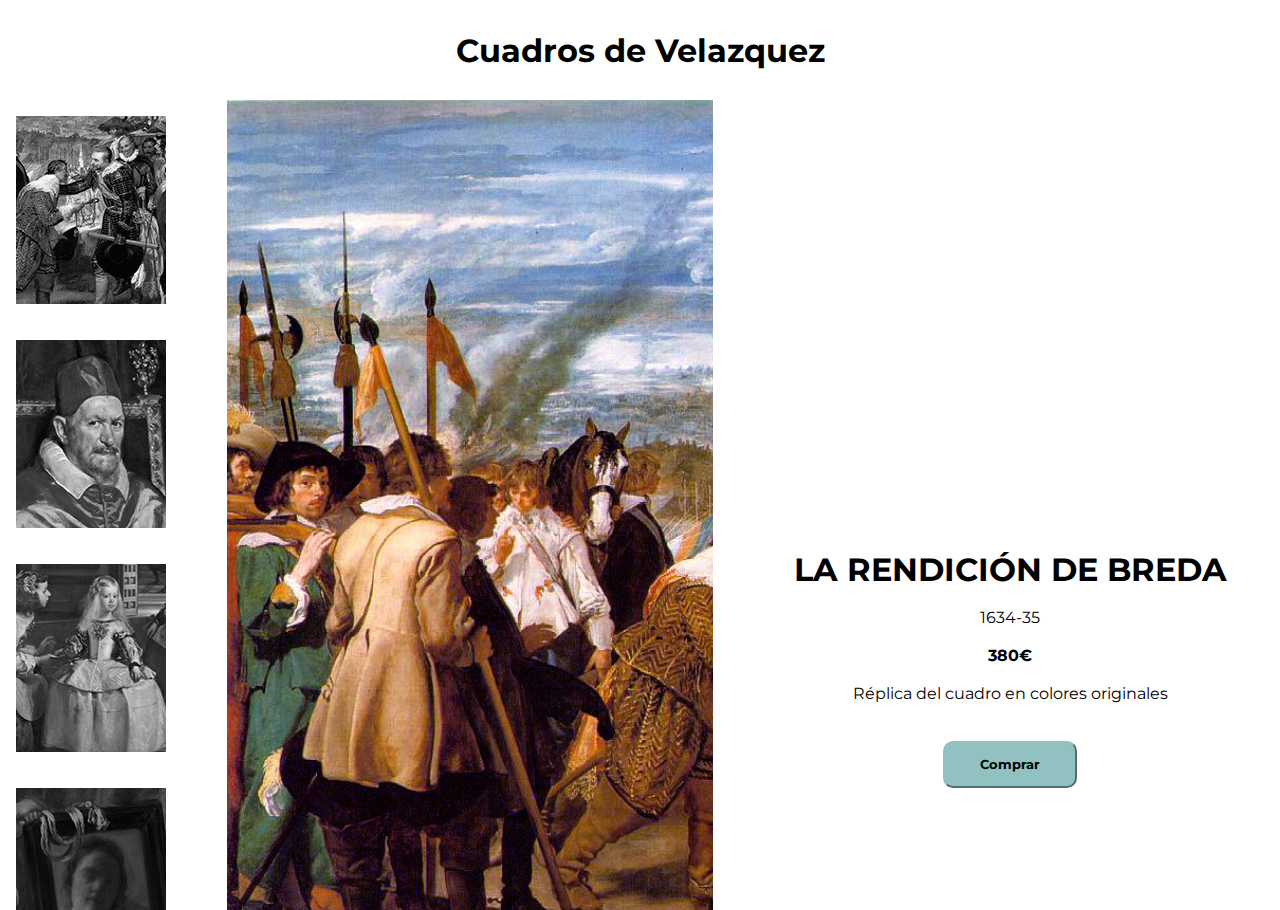
<file: index.html>
<!DOCTYPE html>
<html lang="es">
<head>
    <meta charset="UTF-8">
    <title>Title</title>
    <link rel="stylesheet" href="estilos.css">
    <script src="Jquery/jquery-3.6.0.js"> </script>
</head>
<body>
    <div class="cabeza">
        <div> <h1> Cuadros de Velazquez </h1>  </div>
    </div>


    <aside class="barravertical">
        <a href="CuadrosGrandes/Breda.html">     <img class="mini" id="minibreda"     src="practica01archivos/breda-mini.jpg"> </a>
        <a href="CuadrosGrandes/Inocencio.html"> <img class="mini" id="miniinocencio" src="practica01archivos/inocencio-mini.jpg"> </a>
        <a href="CuadrosGrandes/Meninas.html">   <img class="mini" id="minimeninas"   src="practica01archivos/meninas-mini.jpg"> </a>
        <a href="CuadrosGrandes/Venus.html">     <img class="mini" id="minivenus"     src="practica01archivos/venus-mini.jpg"> </a>
        <a href="CuadrosGrandes/Vulcano.html">   <img class="mini" id="minivulcano"   src="practica01archivos/vulcano-mini.jpg"> </a>
    </aside>


        <main>
            <div class="contenedor">
                <div class="fotogrande">
                    <div class="fotog">  <img class="imagen" src="practica01archivos/breda.jpg"> </div>
                </div>
                <div class="texto">
                    <h1> <strong> LA RENDICIÓN DE BREDA </strong></h1><br>
                    <p> 1634-35</p> <br>
                    <p> <strong> 380€</strong></p> <br>
                    <p> Réplica del cuadro en colores originales </p>
                    <br>
                    <br>
                    <input type="submit" value="Comprar" class="boton"  id="comprar" name="Comprar"/>
                </div>
            </div>
        </main>



    <script>
        $(document).ready (function(){
            $(".imagen").click(function (){
                /* alert("checked"); */
                $(".fondo").css("background-color","#000000")
                $(".fondo").html("<img src=practica01archivos/breda.jpg>")
            });
        });
    </script>

</body>
</html>
</file>
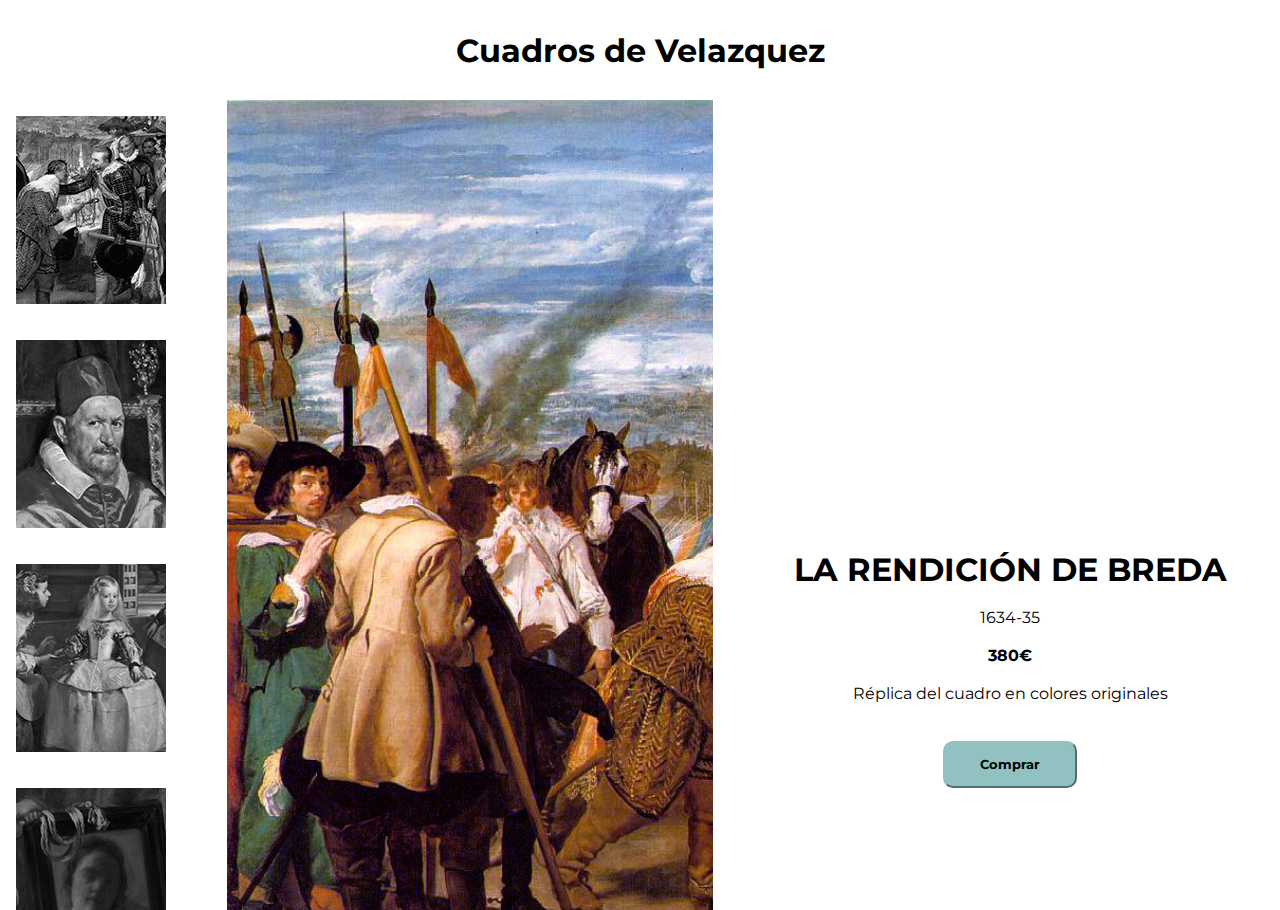
<file: CuadrosGrandes/Breda.html>
<!DOCTYPE html>
<html lang="en">
<head>
    <meta charset="UTF-8">
    <title>Title</title>
    <link rel="stylesheet" href="../estilos.css">
    <script src="../Jquery/jquery-3.6.0.js"> </script>
</head>
<body class="fondo">

    <div class="cabeza">
        <div> <h1> Cuadros de Velazquez </h1>  </div>
    </div>

    <aside class="barravertical">
        <a href="Breda.html">     <img class="mini" id="minibreda"     src="../practica01archivos/breda-mini.jpg"> </a>
        <a href="Inocencio.html"> <img class="mini" id="miniinocencio" src="../practica01archivos/inocencio-mini.jpg"> </a>
        <a href="Meninas.html">   <img class="mini" id="minimeninas"   src="../practica01archivos/meninas-mini.jpg"> </a>
        <a href="Venus.html">     <img class="mini" id="minivenus"     src="../practica01archivos/venus-mini.jpg"> </a>
        <a href="Vulcano.html">   <img class="mini" id="minivulcano"   src="../practica01archivos/vulcano-mini.jpg"> </a>
    </aside>

    <main>
        <div class="contenedor">
            <div class="fotogrande">
                <div class="fotog">  <img class="imagen" src="../practica01archivos/breda.jpg"> </div>
            </div>
            <div class="texto">
                <h1> <strong> LA RENDICIÓN DE BREDA </strong></h1><br>
                <p> 1634-35</p> <br>
                <p> <strong> 380€</strong></p> <br>
                <p> Réplica del cuadro en colores originales </p>
                <br>
                <br>
                <input type="submit" value="Comprar" class="boton"  id="comprar" name="Comprar"/>
            </div>
        </div>
    </main>

    <script>
        $(document).ready (function(){
            $(".imagen").click(function (){
                /* alert("checked"); */
                $(".fondo").css("background-color","#000000")
                $(".fondo").html("<img src=../practica01archivos/breda.jpg>")
            });
        });
    </script>

</body>
</html>
</html>
</file>
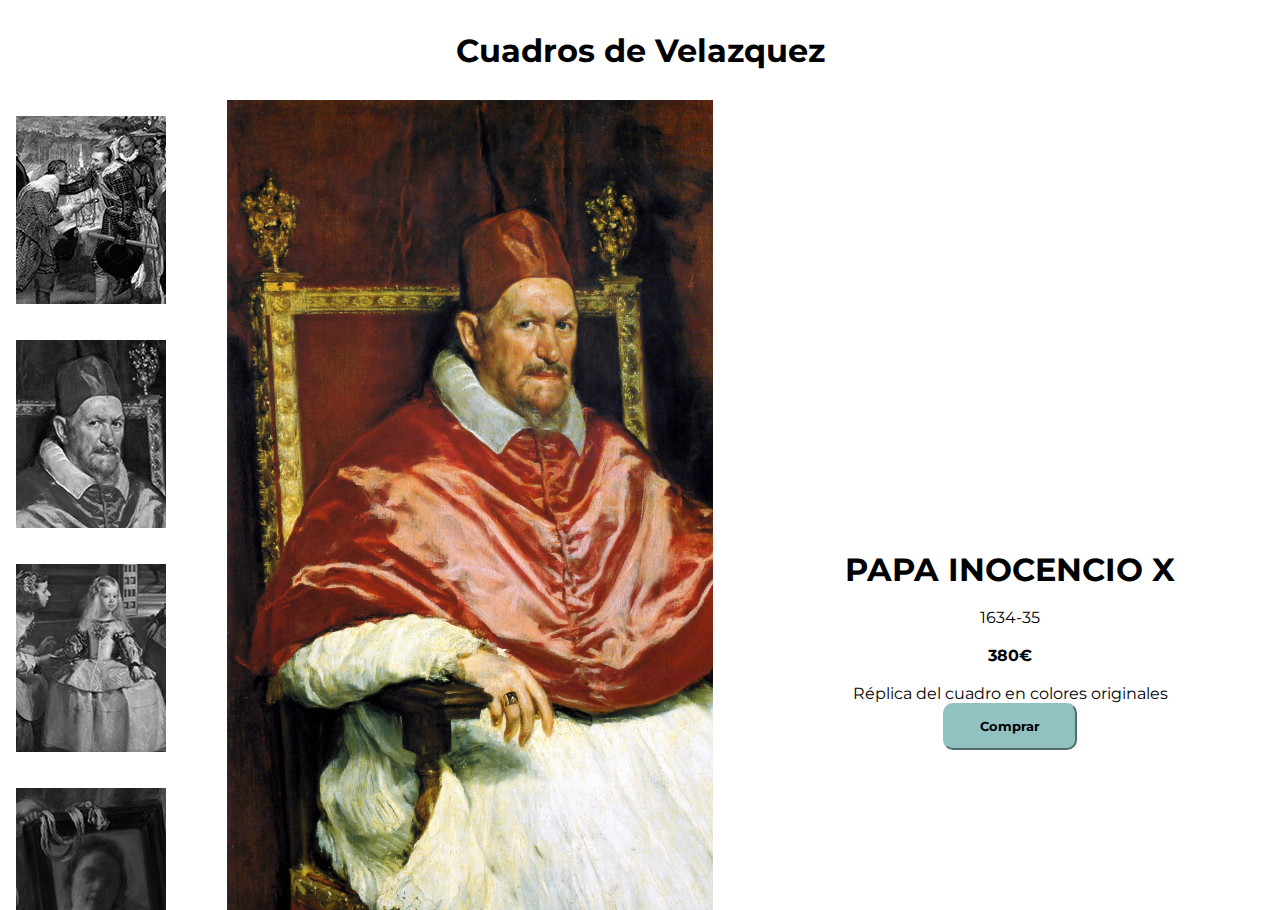
<file: CuadrosGrandes/Inocencio.html>
<!DOCTYPE html>
<html lang="en">
<head>
    <meta charset="UTF-8">
    <title>Title</title>
     <link rel="stylesheet" href="../estilos.css">
  <script src="../Jquery/jquery-3.6.0.js"> </script>
</head>
<body class="fondo">
<div class="cabeza">
  <div> <h1> Cuadros de Velazquez </h1>  </div>
</div>


<aside class="barravertical">
  <a href="Breda.html">     <img class="mini" id="minibreda"     src="../practica01archivos/breda-mini.jpg"> </a>
  <a href="Inocencio.html"> <img class="mini" id="miniinocencio" src="../practica01archivos/inocencio-mini.jpg"> </a>
  <a href="Meninas.html">   <img class="mini" id="minimeninas"   src="../practica01archivos/meninas-mini.jpg"> </a>
  <a href="Venus.html">     <img class="mini" id="minivenus"     src="../practica01archivos/venus-mini.jpg"> </a>
  <a href="Vulcano.html">   <img class="mini" id="minivulcano"   src="../practica01archivos/vulcano-mini.jpg"> </a>
</aside>

<main>
  <div class="contenedor">
    <div class="fotogrande">
      <div class="fotog">  <img class="imagen" src="../practica01archivos/inocencio.jpg"> </div>
    </div>
    <div class="texto">
      <h1> <strong> PAPA INOCENCIO X </strong></h1><br>
      <p> 1634-35</p> <br>
      <p> <strong> 380€</strong></p> <br>
      <p> Réplica del cuadro en colores originales </p>
      <input type="submit" value="Comprar" class="boton"  id="comprar" name="Comprar"/>
    </div>
  </div>
</main>

    <script>
      $(document).ready (function(){
        $(".imagen").click(function (){
          /* alert("checked"); */
          $(".fondo").css("background-color","#000000")
          $(".fondo").html("<img src=../practica01archivos/inocencio.jpg>")
        });
      });
    </script>


</body>
</html>
</file>
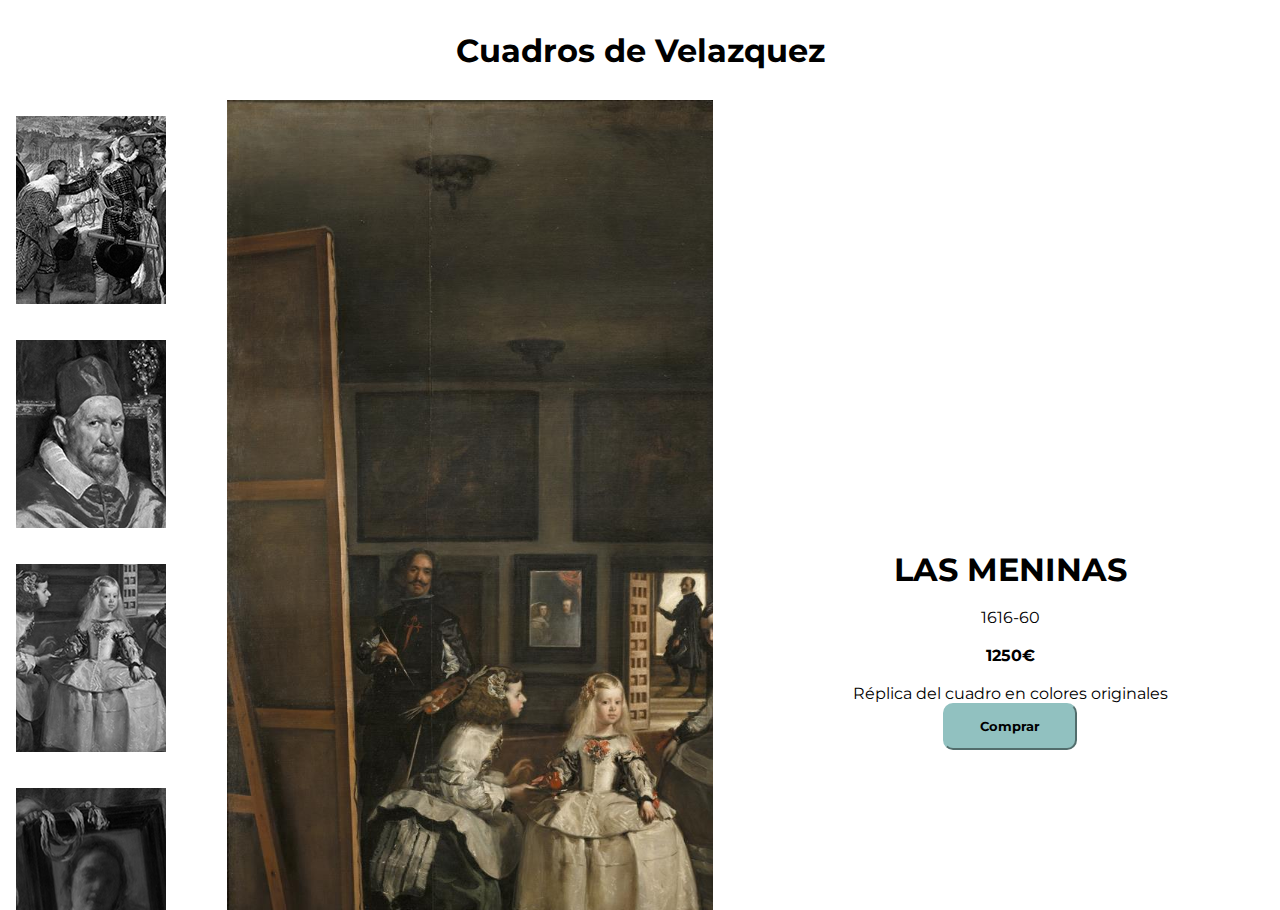
<file: CuadrosGrandes/Meninas.html>
<!DOCTYPE html>
<html lang="en">
<head>
    <meta charset="UTF-8">
    <title>Title</title>
    <link rel="stylesheet" href="../estilos.css">
    <script src="../Jquery/jquery-3.6.0.js"> </script>
</head>
<body class="fondo">

<div class="cabeza">
    <div> <h1> Cuadros de Velazquez </h1>  </div>
</div>


<aside class="barravertical">
    <a href="Breda.html">     <img class="mini" id="minibreda"     src="../practica01archivos/breda-mini.jpg"> </a>
    <a href="Inocencio.html"> <img class="mini" id="miniinocencio" src="../practica01archivos/inocencio-mini.jpg"> </a>
    <a href="Meninas.html">   <img class="mini" id="minimeninas"   src="../practica01archivos/meninas-mini.jpg"> </a>
    <a href="Venus.html">     <img class="mini" id="minivenus"     src="../practica01archivos/venus-mini.jpg"> </a>
    <a href="Vulcano.html">   <img class="mini" id="minivulcano"   src="../practica01archivos/vulcano-mini.jpg"> </a>
</aside>

<main>
    <div class="contenedor">
        <div class="fotogrande">
            <div class="fotog">  <img class="imagen" src="../practica01archivos/meninas.jpg"> </div>
        </div>
        <div class="texto">
            <h1> <strong> LAS MENINAS </strong></h1><br>
            <p> 1616-60</p> <br>
            <p> <strong> 1250€</strong></p> <br>
            <p> Réplica del cuadro en colores originales </p>
            <input type="submit" value="Comprar" class="boton"  id="comprar" name="Comprar"/>
        </div>
    </div>
</main>

        <script>
            $(document).ready (function(){
                $(".imagen").click(function (){
                    /* alert("checked"); */
                    $(".fondo").css("background-color","#000000")
                    $(".fondo").html("<img src=../practica01archivos/meninas.jpg>")
                });
            });
        </script>

</body>
</html>
</file>
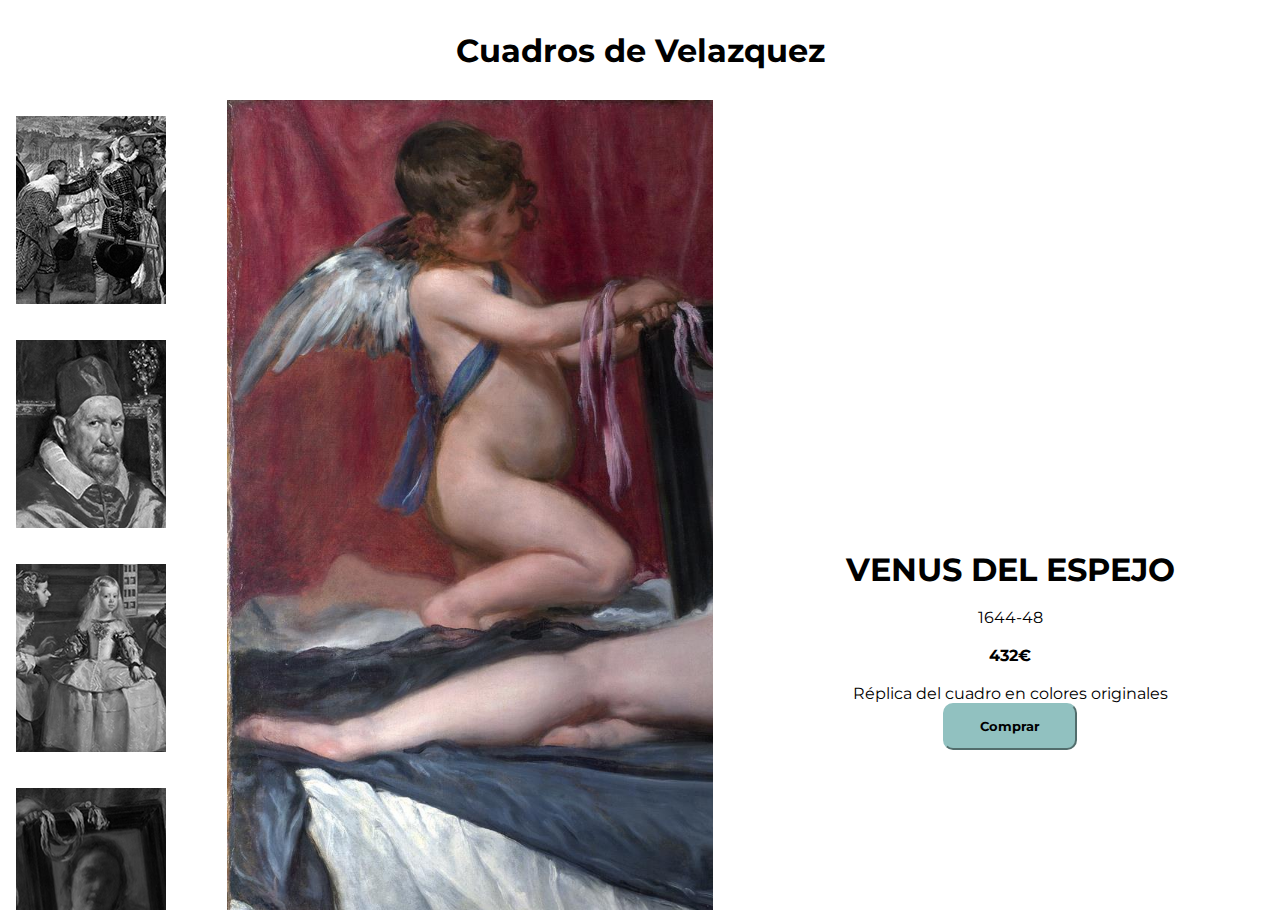
<file: CuadrosGrandes/Venus.html>
<!DOCTYPE html>
<html lang="en">
<head>
    <meta charset="UTF-8">
    <title>Title</title>
    <link rel="stylesheet" href="../estilos.css">
    <script src="../Jquery/jquery-3.6.0.js"> </script>
</head>
<body class="fondo">
<div class="cabeza">
    <div> <h1> Cuadros de Velazquez </h1>  </div>
</div>


<aside class="barravertical">
    <a href="Breda.html">     <img class="mini" id="minibreda"     src="../practica01archivos/breda-mini.jpg"> </a>
    <a href="Inocencio.html"> <img class="mini" id="miniinocencio" src="../practica01archivos/inocencio-mini.jpg"> </a>
    <a href="Meninas.html">   <img class="mini" id="minimeninas"   src="../practica01archivos/meninas-mini.jpg"> </a>
    <a href="Venus.html">     <img class="mini" id="minivenus"     src="../practica01archivos/venus-mini.jpg"> </a>
    <a href="Vulcano.html">   <img class="mini" id="minivulcano"   src="../practica01archivos/vulcano-mini.jpg"> </a>
</aside>

<main>
    <div class="contenedor">
        <div class="fotogrande">
            <div class="fotog">  <img class="imagen" src="../practica01archivos/venus.jpg"> </div>
        </div>
        <div class="texto">
            <h1> <strong>  VENUS DEL ESPEJO </strong></h1><br>
            <p> 1644-48</p> <br>
            <p> <strong> 432€</strong></p> <br>
            <p> Réplica del cuadro en colores originales </p>
            <input type="submit" value="Comprar" class="boton"  id="comprar" name="Comprar"/>
        </div>
    </div>
</main>

        <script>
            $(document).ready (function(){
                $(".imagen").click(function (){
                    /* alert("checked"); */
                    $(".fondo").css("background-color","#000000")
                    $(".fondo").html("<img src=../practica01archivos/venus.jpg>")
                });
            });
        </script>

</body>
</html>
</file>
<file: estilos.css>
@import url('https://fonts.googleapis.com/css2?family=Montserrat:wght@100&display=swap');

    *{
        font-family: 'Montserrat', sans-serif;
        margin: 0;
    }

    strong{
        font-weight: 700px;
    }

    .cabeza{
        display: flex;
        justify-content: center;
        align-items: center;
        text-align: center;
        height: 100px;
        width: 100%;
    }



    .barravertical{
        position: fixed;
        width: 200px;
        height: 100%;
        overflow: scroll;
    }

    .mini{
        height: 188px;
        width: 150px;
        padding: 1em;
        filter: grayscale(100%);
        -webkit-transition: all 0.1s;
        -moz-transition: all 0.1s;
        -ms-transition: all 0.1s;
        -o-transition:  all 0.1s;
        transition: all 0.1s;
    }

    .mini:hover{
        filter: grayscale(0%);
        -webkit-transition: all 0.1s;
        -moz-transition: all 0.1s;
        -ms-transition: all 0.1s;
        -o-transition:  all 0.1s;
        transition: all 0.1s;

    }

    .contenedor{
        height: 90vh;
        margin-left: 200px;
    }

    .fotogrande{
        width: 50%;
        height: 90vh;
        float: left;
    }

    .fotog{
        width: 90%;
        height: 90vh;
        float: left;
        overflow: hidden;
        margin-left: 5%;
    }

    .imagen{
        height: 100vh;
        width: auto;
        align-items: center;
    }



    .texto{
        width: 50%;
        float: right;
        text-align: center;
        margin-top: 50vh;
    }

    strong{
        font-weight: 700;
    }



    .boton{
        background-color: #91c1c0;
        border-radius: 10px;
        border-color: #91c1c0;
        padding: 1em;
        width: 10em;
        font-weight: bold;
        text-align: center;
    }

    .boton:hover{
        background-color: #04c5c0;
    }
</file>
